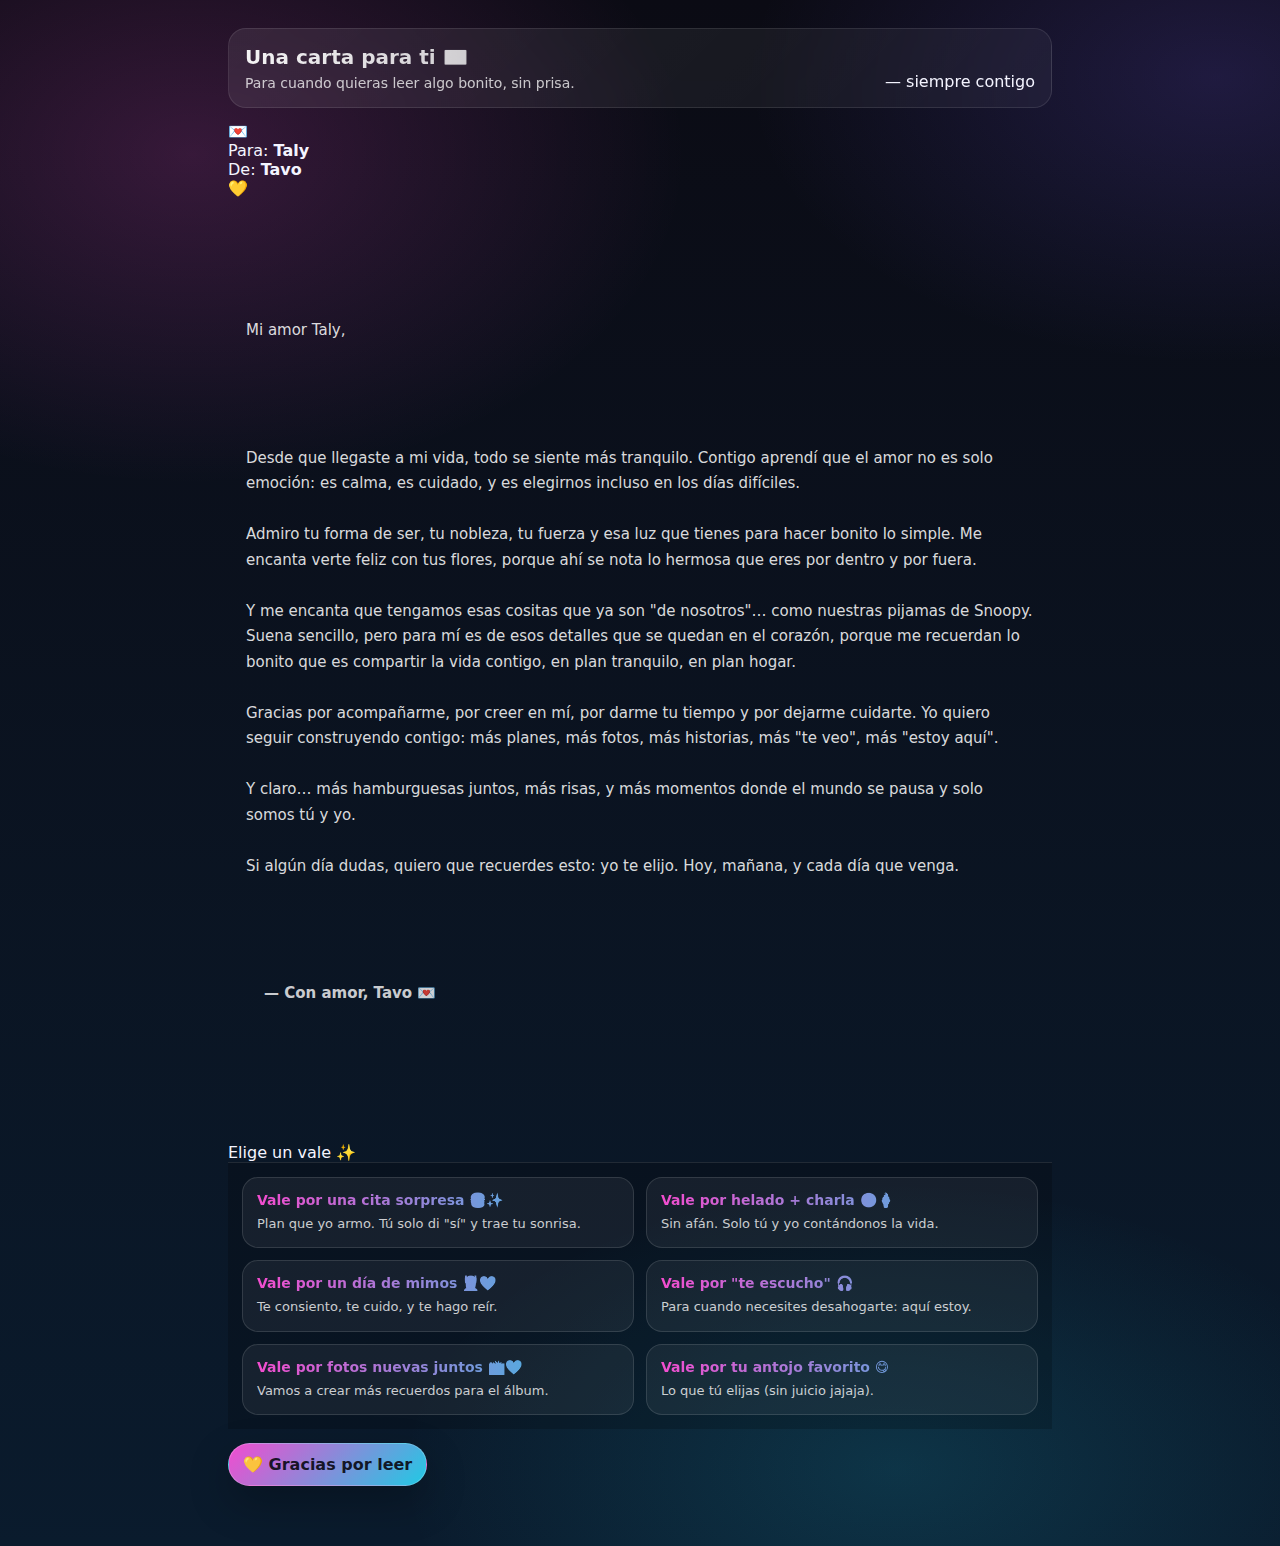
<file: carta.html>
<!doctype html>
<html lang="es">
<head>
  <meta charset="utf-8" />
  <meta name="viewport" content="width=device-width,initial-scale=1,viewport-fit=cover" />
  <title>Una carta para ti 💌</title>

  <!-- Fuentes bonitas (elegante carta) -->
  <link rel="preconnect" href="https://fonts.googleapis.com">
  <link rel="preconnect" href="https://fonts.gstatic.com" crossorigin>
  <link href="https://fonts.googleapis.com/css2?family=Cormorant+Garamond:wght@400;600&family=Playfair+Display:wght@600;800&display=swap" rel="stylesheet">

  <link rel="stylesheet" href="carta.css">
  <script>document.documentElement.classList.add('js');</script>
</head>
<body>
  <div class="wrap">
    <header class="topHeader">
      <div>
        <h1>Una carta para ti 💌</h1>
        <p class="sub">Para cuando quieras leer algo bonito, sin prisa.</p>
      </div>
      <div class="miniNote">— siempre contigo</div>
    </header>

    <section class="letterCard">
      <div class="envelopeHead">
        <div class="stamp" aria-hidden="true">💌</div>

        <div class="meta">
          <div class="to">Para: <b>Taly</b></div>
          <div class="from">De: <b>Tavo</b></div>
        </div>

        <div class="seal" aria-hidden="true"><span>💛</span></div>
      </div>

      <div class="paper" aria-label="Carta">
        <div class="paperInner">
          <div class="paperTitle">Mi amor Taly,</div>

          <div class="paperText">
Desde que llegaste a mi vida, todo se siente más tranquilo. Contigo aprendí que el amor no es solo emoción: es calma, es cuidado, y es elegirnos incluso en los días difíciles.

Admiro tu forma de ser, tu nobleza, tu fuerza y esa luz que tienes para hacer bonito lo simple. Me encanta verte feliz con tus flores, porque ahí se nota lo hermosa que eres por dentro y por fuera.

Y me encanta que tengamos esas cositas que ya son "de nosotros"… como nuestras pijamas de Snoopy. Suena sencillo, pero para mí es de esos detalles que se quedan en el corazón, porque me recuerdan lo bonito que es compartir la vida contigo, en plan tranquilo, en plan hogar.

Gracias por acompañarme, por creer en mí, por darme tu tiempo y por dejarme cuidarte. Yo quiero seguir construyendo contigo: más planes, más fotos, más historias, más "te veo", más "estoy aquí".

Y claro… más hamburguesas juntos, más risas, y más momentos donde el mundo se pausa y solo somos tú y yo.

Si algún día dudas, quiero que recuerdes esto: yo te elijo. Hoy, mañana, y cada día que venga.
          </div>

          <div class="sig">— Con amor, Tavo 💌</div>
        </div>
      </div>

      <div class="divider">
        <span>Elige un vale ✨</span>
      </div>

      <div class="grid">
        <a class="voucherBtn"
           href="https://wa.me/573025425793?text=Quiero%20reclamar%20el%20vale%20por%20una%20cita%20sorpresa%20%F0%9F%92%96%20%E2%9C%A8"
           target="_blank" rel="noopener">
          <h3>Vale por una cita sorpresa 🍔✨</h3>
          <p>Plan que yo armo. Tú solo di "sí" y trae tu sonrisa.</p>
        </a>

        <a class="voucherBtn"
           href="https://wa.me/573025425793?text=Quiero%20reclamar%20el%20vale%20por%20helado%20%2B%20charla%20%F0%9F%8D%A6%F0%9F%92%AC"
           target="_blank" rel="noopener">
          <h3>Vale por helado + charla 🥹🍦</h3>
          <p>Sin afán. Solo tú y yo contándonos la vida.</p>
        </a>

        <a class="voucherBtn"
           href="https://wa.me/573025425793?text=Quiero%20reclamar%20el%20vale%20por%20un%20d%C3%ADa%20de%20mimos%20%F0%9F%92%9B"
           target="_blank" rel="noopener">
          <h3>Vale por un día de mimos 💆‍♀️💛</h3>
          <p>Te consiento, te cuido, y te hago reír.</p>
        </a>

        <a class="voucherBtn"
           href="https://wa.me/573025425793?text=Quiero%20reclamar%20el%20vale%20por%20%22te%20escucho%22%20%F0%9F%8E%A7%F0%9F%92%AC"
           target="_blank" rel="noopener">
          <h3>Vale por "te escucho" 🎧</h3>
          <p>Para cuando necesites desahogarte: aquí estoy.</p>
        </a>

        <a class="voucherBtn"
           href="https://wa.me/573025425793?text=Quiero%20reclamar%20el%20vale%20por%20fotos%20nuevas%20juntos%20%F0%9F%93%B8%F0%9F%92%9B"
           target="_blank" rel="noopener">
          <h3>Vale por fotos nuevas juntos 📸💛</h3>
          <p>Vamos a crear más recuerdos para el álbum.</p>
        </a>

        <a class="voucherBtn"
           href="https://wa.me/573025425793?text=Quiero%20reclamar%20el%20vale%20por%20mi%20antojo%20favorito%20%F0%9F%98%8B"
           target="_blank" rel="noopener">
          <h3>Vale por tu antojo favorito 😋</h3>
          <p>Lo que tú elijas (sin juicio jajaja).</p>
        </a>
      </div>
    </section>

    <div class="actions">
      <a class="btn primary" href="album.html?confetti=1">💛 Gracias por leer</a>
    </div>
  </div>

  <script src="page-transitions.js"></script>
</body>
</html>
</file>
<file: carta.css>
:root{
  --bg1:#0b0b14; --bg2:#0a1b2d;
  --text:#f4f4ff; --muted:rgba(255,255,255,.75);
  --a1:#ff4fd8; --a2:#7c5cff; --a3:#22d3ee; --a4:#34d399; --a5:#fbbf24;
}
*{ box-sizing:border-box; }
body{
  margin:0;
  font-family: system-ui, -apple-system, Segoe UI, Roboto, Arial, sans-serif;
  color:var(--text);
  background:
    radial-gradient(900px 600px at 15% 10%, rgba(255,79,216,.18), transparent 55%),
    radial-gradient(850px 520px at 95% 5%, rgba(124,92,255,.18), transparent 55%),
    radial-gradient(900px 520px at 70% 95%, rgba(34,211,238,.14), transparent 55%),
    linear-gradient(180deg, var(--bg1), var(--bg2));
  min-height:100vh;
}
.wrap{ max-width: 860px; margin:0 auto; padding: 28px 18px 60px; }

header{
  display:flex; align-items:flex-end; justify-content:space-between; gap:16px;
  margin-bottom: 14px;
  padding: 16px;
  border-radius:18px;
  background: linear-gradient(135deg, rgba(255,255,255,.08), rgba(255,255,255,.04));
  border:1px solid rgba(255,255,255,.10);
  backdrop-filter: blur(10px);
}
h1{
  margin:0;
  font-size: 20px;
  background: linear-gradient(90deg, rgba(255,255,255,.95), rgba(255,255,255,.70));
  -webkit-background-clip:text; background-clip:text; color:transparent;
}
.sub{ margin:6px 0 0; color:var(--muted); font-size: 14px; }

.card{
  margin-top: 12px;
  border-radius: 18px;
  background: linear-gradient(135deg, rgba(255,255,255,.10), rgba(255,255,255,.05));
  border:1px solid rgba(255,255,255,.12);
  box-shadow: 0 18px 55px rgba(0,0,0,.35);
  overflow:hidden;
}
.paper{
  padding: 18px 18px 16px;
  line-height: 1.7;
  color: rgba(255,255,255,.86);
  font-size: 15px;
  white-space: pre-wrap;
  text-wrap: pretty;
}
.sig{
  padding: 0 18px 18px;
  color: rgba(255,255,255,.80);
  font-weight: 800;
}

.grid{
  display:grid;
  grid-template-columns: repeat(2, minmax(0,1fr));
  gap: 12px;
  padding: 14px;
  border-top:1px solid rgba(255,255,255,.10);
  background: rgba(0,0,0,.18);
}
@media (max-width: 640px){
  .grid{ grid-template-columns: 1fr; }
}
.voucher{
  border-radius: 16px;
  padding: 14px;
  background: rgba(255,255,255,.06);
  border:1px solid rgba(255,255,255,.12);
}
.voucher h3{
  margin:0 0 6px;
  font-size: 14px;
  background: linear-gradient(90deg, rgba(255,79,216,.95), rgba(34,211,238,.95));
  -webkit-background-clip:text; background-clip:text; color:transparent;
}
.voucher p{ margin:0; color: rgba(255,255,255,.78); font-size: 13px; line-height: 1.5; }

.voucherBtn{
  display: block;
  text-decoration: none;
  border-radius: 16px;
  padding: 14px;
  background: rgba(255,255,255,.06);
  border:1px solid rgba(255,255,255,.12);
  transition: transform .15s ease, background .15s ease, box-shadow .15s ease;
  cursor: pointer;
}
.voucherBtn:hover{
  background: rgba(255,255,255,.12);
  transform: translateY(-2px);
  box-shadow: 0 8px 24px rgba(0,0,0,.25);
}
.voucherBtn:active{ transform: translateY(0); }
.voucherBtn h3{
  margin:0 0 6px;
  font-size: 14px;
  background: linear-gradient(90deg, rgba(255,79,216,.95), rgba(34,211,238,.95));
  -webkit-background-clip:text; background-clip:text; color:transparent;
}
.voucherBtn p{ margin:0; color: rgba(255,255,255,.78); font-size: 13px; line-height: 1.5; }

.actions{
  margin-top: 14px;
  display:flex;
  justify-content:space-between;
  gap: 10px;
  flex-wrap: wrap;
}
.btn{
  text-decoration:none;
  display:inline-flex;
  align-items:center;
  justify-content:center;
  gap:8px;
  padding: 11px 14px;
  border-radius: 999px;
  border:1px solid rgba(255,255,255,.16);
  background: rgba(255,255,255,.08);
  color: var(--text);
  font-weight: 800;
  box-shadow: 0 16px 40px rgba(0,0,0,.25);
  transition: transform .15s ease, background .15s ease;
}
.btn:hover{ background: rgba(255,255,255,.12); transform: translateY(-2px); }
.btn:active{ transform: translateY(0); }
.btn.primary{
  color: rgba(10,10,20,.92);
  background: linear-gradient(135deg, rgba(255,79,216,.95), rgba(34,211,238,.95));
  border:1px solid rgba(255,255,255,.22);
}
.voucherTitle{
  margin: 0;
  padding: 16px 14px 0;
  font-size: 16px;
  font-weight: 900;
  letter-spacing: .2px;
  color: rgba(255,255,255,.92);
  background: linear-gradient(90deg, rgba(255,79,216,.95), rgba(34,211,238,.95));
  -webkit-background-clip: text;
  background-clip: text;
  color: transparent;
}
</file>
